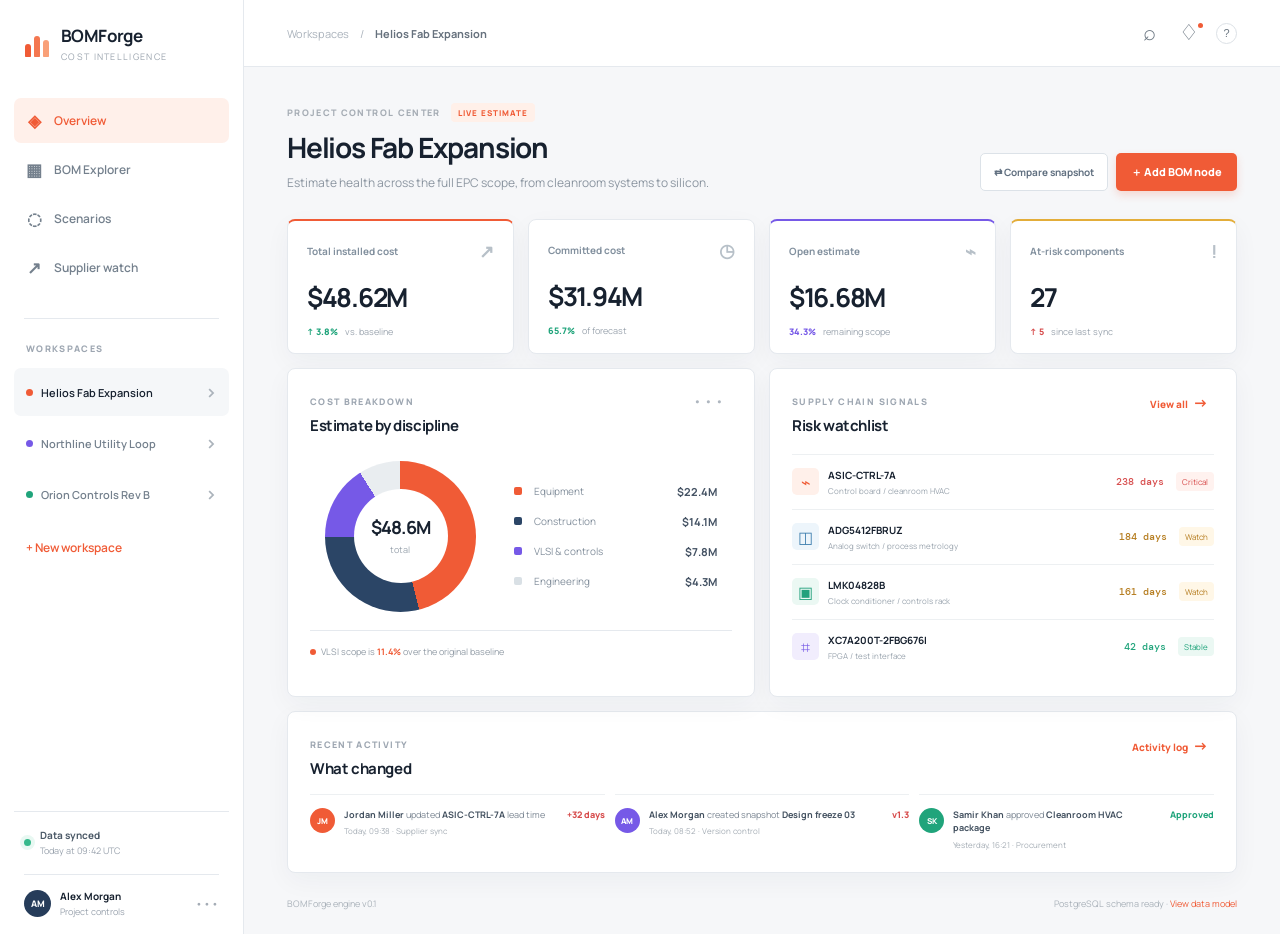
<file: index.html>
<!doctype html>
<html lang="en">
  <head>
    <meta charset="utf-8" />
    <meta name="viewport" content="width=device-width, initial-scale=1" />
    <meta name="description" content="BOMForge EPC and VLSI cost intelligence workspace" />
    <title>BOMForge — Cost intelligence for complex builds</title>
    <link rel="preconnect" href="https://fonts.googleapis.com" />
    <link rel="preconnect" href="https://fonts.gstatic.com" crossorigin />
    <link href="https://fonts.googleapis.com/css2?family=DM+Mono:wght@400;500&family=Manrope:wght@400;500;600;700;800&display=swap" rel="stylesheet" />
    <link rel="stylesheet" href="styles.css" />
    <link rel="stylesheet" href="mobile.css" />
  </head>
  <body>
    <div class="app-shell">
      <aside class="sidebar">
        <div class="brand-lockup">
          <div class="brand-mark" aria-hidden="true"><span></span><span></span><span></span></div>
          <div><strong>BOMForge</strong><small>cost intelligence</small></div>
        </div>

        <nav class="primary-nav" aria-label="Primary navigation">
          <button class="nav-item active" data-view="overview"><span class="nav-icon">◈</span>Overview</button>
          <button class="nav-item" data-view="bom"><span class="nav-icon">▦</span>BOM Explorer</button>
          <button class="nav-item" data-view="scenarios"><span class="nav-icon">◌</span>Scenarios</button>
          <button class="nav-item" data-view="suppliers"><span class="nav-icon">↗</span>Supplier watch</button>
        </nav>

        <div class="sidebar-divider"></div>
        <div class="sidebar-label">WORKSPACES</div>
        <button class="workspace-item selected" data-workspace="Helios Fab Expansion"><span class="workspace-dot orange"></span>Helios Fab Expansion<span class="chevron">›</span></button>
        <button class="workspace-item" data-workspace="Northline Utility Loop"><span class="workspace-dot violet"></span>Northline Utility Loop<span class="chevron">›</span></button>
        <button class="workspace-item" data-workspace="Orion Controls Rev B"><span class="workspace-dot green"></span>Orion Controls Rev B<span class="chevron">›</span></button>
        <button class="new-workspace">+ New workspace</button>

        <div class="sidebar-footer">
          <div class="sync-status"><span class="pulse"></span><span><strong>Data synced</strong><small>Today at 09:42 UTC</small></span></div>
          <div class="user-chip"><span class="avatar">AM</span><span><strong>Alex Morgan</strong><small>Project controls</small></span><span class="more">•••</span></div>
        </div>
      </aside>

      <main class="main-content">
        <header class="topbar">
          <div class="breadcrumb"><span>Workspaces</span><span>/</span><strong>Helios Fab Expansion</strong></div>
          <div class="topbar-actions"><button class="icon-button" aria-label="Search">⌕</button><button class="icon-button" aria-label="Notifications">♢<i></i></button><button class="help-button">?</button></div>
        </header>

        <div class="mobile-toolbar">
          <nav class="mobile-tabs" aria-label="Mobile navigation">
            <button class="mobile-tab active" data-view="overview">Overview</button>
            <button class="mobile-tab" data-view="bom">BOM Explorer</button>
            <button class="mobile-tab" data-view="scenarios">Scenarios</button>
            <button class="mobile-tab" data-view="suppliers">Supplier watch</button>
          </nav>
          <select class="mobile-workspace" id="mobile-workspace" aria-label="Select workspace">
            <option value="Helios Fab Expansion">Helios Fab Expansion</option>
            <option value="Northline Utility Loop">Northline Utility Loop</option>
            <option value="Orion Controls Rev B">Orion Controls Rev B</option>
          </select>
        </div>

        <div class="content-wrap">
          <section class="page-header">
            <div><div class="eyebrow">PROJECT CONTROL CENTER <span class="status-tag">LIVE ESTIMATE</span></div><h1 id="page-title">Helios Fab Expansion</h1><p>Estimate health across the full EPC scope, from cleanroom systems to silicon.</p></div>
            <div class="header-actions"><button class="secondary-button" id="compare-btn">⇄ Compare snapshot</button><button class="primary-button" id="add-node-btn">＋ Add BOM node</button></div>
          </section>

          <div class="view-panel" data-panel="overview">
            <section class="metric-grid">
              <article class="metric-card accent-orange"><div class="metric-top"><span>Total installed cost</span><span class="metric-icon">↗</span></div><strong>$48.62M</strong><div class="metric-bottom"><span class="trend positive">↑ 3.8%</span><span>vs. baseline</span></div></article>
              <article class="metric-card"><div class="metric-top"><span>Committed cost</span><span class="metric-icon">◷</span></div><strong>$31.94M</strong><div class="metric-bottom"><span class="trend positive">65.7%</span><span>of forecast</span></div></article>
              <article class="metric-card accent-violet"><div class="metric-top"><span>Open estimate</span><span class="metric-icon">⌁</span></div><strong>$16.68M</strong><div class="metric-bottom"><span class="trend neutral">34.3%</span><span>remaining scope</span></div></article>
              <article class="metric-card alert-card"><div class="metric-top"><span>At-risk components</span><span class="metric-icon">!</span></div><strong>27</strong><div class="metric-bottom"><span class="trend negative">↑ 5</span><span>since last sync</span></div></article>
            </section>

            <section class="dashboard-grid">
              <article class="panel cost-panel"><div class="panel-heading"><div><span class="panel-kicker">COST BREAKDOWN</span><h2>Estimate by discipline</h2></div><button class="more-button">•••</button></div><div class="cost-layout"><div class="donut" aria-label="Cost breakdown chart"><div class="donut-center"><strong>$48.6M</strong><span>total</span></div></div><div class="legend"><div><span class="legend-swatch orange"></span><span>Equipment</span><strong>$22.4M</strong></div><div><span class="legend-swatch navy"></span><span>Construction</span><strong>$14.1M</strong></div><div><span class="legend-swatch violet"></span><span>VLSI &amp; controls</span><strong>$7.8M</strong></div><div><span class="legend-swatch pale"></span><span>Engineering</span><strong>$4.3M</strong></div></div></div><div class="panel-footnote"><span class="mini-dot"></span>VLSI scope is <strong>11.4%</strong> over the original baseline</div></article>

              <article class="panel risk-panel"><div class="panel-heading"><div><span class="panel-kicker">SUPPLY CHAIN SIGNALS</span><h2>Risk watchlist</h2></div><button class="text-button" id="view-risk-btn">View all <span>→</span></button></div><div class="risk-list"><div class="risk-row"><div class="risk-part"><span class="part-icon chip">⌁</span><span><strong>ASIC-CTRL-7A</strong><small>Control board / cleanroom HVAC</small></span></div><span class="risk-value danger">238 days</span><span class="risk-badge danger">Critical</span></div><div class="risk-row"><div class="risk-part"><span class="part-icon chip blue">◫</span><span><strong>ADG5412FBRUZ</strong><small>Analog switch / process metrology</small></span></div><span class="risk-value warning">184 days</span><span class="risk-badge warning">Watch</span></div><div class="risk-row"><div class="risk-part"><span class="part-icon chip green">▣</span><span><strong>LMK04828B</strong><small>Clock conditioner / controls rack</small></span></div><span class="risk-value warning">161 days</span><span class="risk-badge warning">Watch</span></div><div class="risk-row"><div class="risk-part"><span class="part-icon chip purple">⌗</span><span><strong>XC7A200T-2FBG676I</strong><small>FPGA / test interface</small></span></div><span class="risk-value safe">42 days</span><span class="risk-badge safe">Stable</span></div></div></article>
            </section>

            <section class="panel activity-panel"><div class="panel-heading"><div><span class="panel-kicker">RECENT ACTIVITY</span><h2>What changed</h2></div><button class="text-button">Activity log <span>→</span></button></div><div class="activity-list"><div class="activity-item"><span class="activity-avatar orange-bg">JM</span><div><p><strong>Jordan Miller</strong> updated <strong>ASIC-CTRL-7A</strong> lead time</p><small>Today, 09:38 · Supplier sync</small></div><span class="activity-change">+32 days</span></div><div class="activity-item"><span class="activity-avatar violet-bg">AM</span><div><p><strong>Alex Morgan</strong> created snapshot <strong>Design freeze 03</strong></p><small>Today, 08:52 · Version control</small></div><span class="activity-change neutral">v1.3</span></div><div class="activity-item"><span class="activity-avatar green-bg">SK</span><div><p><strong>Samir Khan</strong> approved <strong>Cleanroom HVAC package</strong></p><small>Yesterday, 16:21 · Procurement</small></div><span class="activity-change positive">Approved</span></div></div></section>
          </div>

          <div class="view-panel hidden" data-panel="bom"><section class="panel bom-panel"><div class="panel-heading bom-heading"><div><span class="panel-kicker">ENGINEERING BOM · 10,248 NODES</span><h2>BOM Explorer</h2></div><div class="grid-actions"><button class="secondary-button" id="expand-btn">Expand all</button><button class="secondary-button" id="export-btn">Export CSV</button></div></div><div class="table-toolbar"><div class="search-box"><span>⌕</span><input id="bom-search" placeholder="Search nodes, MPNs, disciplines..." /></div><div class="filter-group"><button class="filter-button active-filter">All nodes <span>10,248</span></button><button class="filter-button" data-filter="risk">At risk <span>27</span></button><button class="filter-button" data-filter="vlsi">VLSI <span>412</span></button></div></div><div class="table-wrap"><table id="bom-table"><thead><tr><th>Node / description</th><th>Type</th><th>Qty</th><th>Unit cost</th><th>Extended</th><th>Lead time</th><th>Status</th></tr></thead><tbody></tbody></table></div><div class="table-footer"><span>Showing <strong id="row-count">8</strong> of 10,248 nodes</span><span class="pagination"><button>‹</button><strong>1</strong><button>2</button><button>3</button><button>…</button><button>1,281</button><button>›</button></span></div></section></div>

          <div class="view-panel hidden" data-panel="scenarios"><section class="empty-state panel"><span class="empty-icon">◌</span><span class="panel-kicker">WHAT-IF MODELING</span><h2>Scenario lab</h2><p>Compare location factors, escalation curves, and supply-chain assumptions against the current estimate.</p><button class="primary-button" id="create-scenario-btn">＋ Create scenario</button></section></div>
          <div class="view-panel hidden" data-panel="suppliers"><section class="empty-state panel"><span class="empty-icon">↗</span><span class="panel-kicker">LIVE COMPONENT TRACKING</span><h2>Supplier watch</h2><p>Supplier intelligence will surface MPN pricing, lead times, stock, and lifecycle risk in one place.</p><button class="primary-button" id="sync-btn">↻ Run supplier sync</button></section></div>

          <footer class="page-footer"><span>BOMForge engine v0.1</span><span>PostgreSQL schema ready · <button id="schema-btn">View data model</button></span></footer>
        </div>
      </main>
    </div>
    <div class="toast" id="toast" role="status"></div>
    <div class="modal-backdrop hidden" id="modal"><div class="modal"><button class="modal-close" id="modal-close">×</button><span class="panel-kicker">DATABASE ARCHITECTURE</span><h2>Recursive BOM schema</h2><p>Materialized paths provide fast subtree reads while a closure table keeps roll-ups and ancestor queries predictable.</p><pre>projects → bom_nodes → bom_closure
                     ↘ cost_models
                     ↘ project_factors
                     ↘ vlsi_supply_snapshots</pre><button class="primary-button" id="modal-action">Open schema file</button></div></div>
    <script src="app.js"></script>
  </body>
</html>
</file>
<file: styles.css>
:root{--ink:#17212f;--muted:#75808d;--line:#e5e9ee;--surface:#fff;--canvas:#f6f7f9;--orange:#f05b36;--orange-light:#fff0ea;--navy:#2b4566;--violet:#7659e7;--green:#20a47b;--red:#d74d4d;--shadow:0 8px 26px rgba(28,41,58,.045)}*{box-sizing:border-box}body{margin:0;background:var(--canvas);color:var(--ink);font-family:Manrope,Arial,sans-serif;font-size:13px}.app-shell{display:flex;min-height:100vh}.sidebar{width:244px;background:#fff;border-right:1px solid var(--line);padding:24px 14px 16px;display:flex;flex-direction:column}.brand-lockup{display:flex;align-items:center;gap:10px;padding:0 11px 35px}.brand-lockup strong{display:block;font-size:17px;letter-spacing:-.6px}.brand-lockup small{display:block;color:#9ca5af;font-size:9px;letter-spacing:1.3px;text-transform:uppercase;margin-top:3px}.brand-mark{width:26px;height:26px;display:flex;align-items:flex-end;gap:3px}.brand-mark span{display:block;width:6px;background:var(--orange);border-radius:4px 4px 1px 1px}.brand-mark span:nth-child(1){height:13px}.brand-mark span:nth-child(2){height:21px;background:#f47750}.brand-mark span:nth-child(3){height:17px;background:#f9a078}.primary-nav{display:grid;gap:4px}.nav-item,.workspace-item,.new-workspace{border:0;background:transparent;color:#74808d;text-align:left;font:600 12px Manrope;padding:11px 12px;border-radius:7px;cursor:pointer}.nav-item{display:flex;align-items:center;gap:12px}.nav-item:hover,.workspace-item:hover{background:#f8f8fa}.nav-item.active{background:var(--orange-light);color:var(--orange)}.nav-icon{font-size:17px;width:16px;text-align:center}.sidebar-divider{height:1px;background:var(--line);margin:28px 10px 23px}.sidebar-label,.panel-kicker,.eyebrow{font-size:9px;font-weight:800;letter-spacing:1.35px;color:#9da6b1}.sidebar-label{padding:0 12px 13px}.workspace-item{width:100%;display:flex;align-items:center;gap:8px;font-size:11px;margin-bottom:3px}.workspace-item.selected{background:#f5f7f9;color:var(--ink)}.workspace-dot{width:7px;height:7px;border-radius:50%;display:inline-block}.orange{background:var(--orange)}.violet{background:var(--violet)}.green{background:var(--green)}.chevron{font-size:19px;margin-left:auto;color:#abb3bb}.new-workspace{color:var(--orange);margin-top:7px}.sidebar-footer{margin-top:auto;padding:16px 10px 0;border-top:1px solid var(--line)}.sync-status,.user-chip{display:flex;align-items:center;gap:9px}.sync-status{padding-bottom:17px;color:#4b5967}.sync-status strong,.user-chip strong{font-size:10px;display:block}.sync-status small,.user-chip small{color:#9aa3ae;font-size:9px;display:block;margin-top:2px}.pulse{width:7px;height:7px;border-radius:50%;background:#35b98b;box-shadow:0 0 0 4px #e8f8f2}.user-chip{border-top:1px solid var(--line);padding-top:14px}.avatar{width:27px;height:27px;border-radius:50%;background:#263c5a;color:white;display:grid;place-items:center;font-size:9px;font-weight:800}.more{margin-left:auto;color:#a4acb5;font-size:12px}.main-content{min-width:0;flex:1}.topbar{height:67px;background:#fff;border-bottom:1px solid var(--line);display:flex;align-items:center;justify-content:space-between;padding:0 43px}.breadcrumb{display:flex;gap:11px;align-items:center;color:#abb3bc;font-size:11px}.breadcrumb strong{color:#66717d;font-weight:700}.topbar-actions{display:flex;gap:11px;align-items:center}.icon-button,.help-button{border:0;background:transparent;color:#6d7883;font-size:22px;cursor:pointer;position:relative}.icon-button i{position:absolute;width:5px;height:5px;background:var(--orange);border-radius:50%;top:4px;right:2px}.help-button{border:1px solid #dce1e6;border-radius:50%;font-size:11px;width:21px;height:21px}.content-wrap{max-width:1400px;margin:0 auto;padding:36px 43px 24px}.page-header{display:flex;justify-content:space-between;align-items:flex-end;margin-bottom:28px}.eyebrow{display:flex;align-items:center;gap:10px;margin-bottom:9px;color:#a6adb5}.status-tag{background:#fff0e9;color:var(--orange);padding:4px 7px;border-radius:4px;font-size:8px;letter-spacing:1px}.page-header h1{margin:0;font-size:28px;letter-spacing:-1.2px;line-height:1.2}.page-header p{color:#8b95a0;margin:9px 0 0;font-size:12px}.header-actions,.grid-actions{display:flex;gap:8px}.primary-button,.secondary-button,.text-button,.filter-button,.more-button{font-family:Manrope;cursor:pointer}.primary-button{border:0;background:var(--orange);color:#fff;border-radius:5px;padding:11px 15px;font-size:11px;font-weight:800;box-shadow:0 4px 9px rgba(240,91,54,.2)}.secondary-button{border:1px solid #dce2e8;background:#fff;color:#617080;border-radius:5px;padding:10px 13px;font-size:10px;font-weight:700}.secondary-button:hover{border-color:#bbc5ce}.metric-grid{display:grid;grid-template-columns:repeat(4,1fr);gap:14px}.metric-card{background:#fff;border:1px solid var(--line);border-radius:8px;padding:18px 19px 15px;box-shadow:var(--shadow);min-height:132px}.metric-card.accent-orange{border-top:2px solid var(--orange)}.metric-card.accent-violet{border-top:2px solid var(--violet)}.metric-card.alert-card{border-top:2px solid #e3ad39}.metric-top{color:#82909e;font-size:10px;font-weight:700;display:flex;justify-content:space-between;align-items:center}.metric-icon{font-size:18px;color:#b7c0c8}.metric-card strong{display:block;font-size:26px;letter-spacing:-1.3px;margin:16px 0 10px}.metric-bottom{display:flex;gap:7px;align-items:center;color:#9ca5af;font-size:9px}.trend{font-weight:800}.positive{color:var(--green)}.negative{color:var(--red)}.neutral{color:var(--violet)}.dashboard-grid{display:grid;grid-template-columns:1fr 1fr;gap:14px;margin-top:14px}.panel{background:#fff;border:1px solid var(--line);border-radius:8px;box-shadow:var(--shadow)}.cost-panel,.risk-panel,.activity-panel,.bom-panel{padding:22px}.panel-heading{display:flex;justify-content:space-between;align-items:flex-start}.panel-heading h2{font-size:15px;margin:6px 0 0;letter-spacing:-.4px}.more-button{border:0;background:transparent;color:#aeb6bf;letter-spacing:2px}.cost-layout{display:flex;align-items:center;gap:38px;padding:25px 15px 18px}.donut{width:151px;height:151px;border-radius:50%;background:conic-gradient(var(--orange) 0 46%,var(--navy) 46% 75%,var(--violet) 75% 91%,#e9edf0 91%);display:grid;place-items:center;position:relative}.donut:after{content:"";position:absolute;width:94px;height:94px;border-radius:50%;background:white}.donut-center{z-index:1;text-align:center}.donut-center strong{display:block;font-size:18px;letter-spacing:-.8px}.donut-center span{font-size:9px;color:#9aa4ae}.legend{flex:1;display:grid;gap:15px}.legend>div{display:grid;grid-template-columns:12px 1fr auto;align-items:center;gap:8px;color:#84909d;font-size:10px}.legend strong{color:#455364;font-size:11px}.legend-swatch{width:8px;height:8px;border-radius:2px}.legend-swatch.navy{background:var(--navy)}.legend-swatch.violet{background:var(--violet)}.legend-swatch.pale{background:#d9e0e5}.panel-footnote{border-top:1px solid var(--line);padding-top:14px;color:#939da7;font-size:9px}.mini-dot{width:6px;height:6px;background:var(--orange);display:inline-block;border-radius:50%;margin-right:5px}.panel-footnote strong{color:var(--orange)}.text-button{border:0;background:transparent;color:var(--orange);font-size:10px;font-weight:800}.text-button span{font-size:15px;margin-left:3px}.risk-list{margin-top:18px}.risk-row{display:grid;grid-template-columns:1fr auto auto;gap:12px;align-items:center;border-top:1px solid #edf0f2;padding:13px 0}.risk-part{display:flex;align-items:center;gap:9px;min-width:0}.part-icon{width:27px;height:27px;display:grid;place-items:center;border-radius:5px;background:#fff0ea;color:var(--orange);font-size:16px}.part-icon.blue{background:#edf5fb;color:#4080af}.part-icon.green{background:#ebf8f3;color:#22a17c}.part-icon.purple{background:#f1edfd;color:#7659e7}.risk-part strong{display:block;font-size:10px}.risk-part small{display:block;color:#9aa4ae;font-size:8px;margin-top:3px;white-space:nowrap;overflow:hidden;text-overflow:ellipsis}.risk-value{font-family:'DM Mono',monospace;font-size:10px;font-weight:500}.danger{color:var(--red)}.warning{color:#b57c1e}.safe{color:var(--green)}.risk-badge{font-size:8px;border-radius:4px;padding:4px 6px;background:#fff2ef}.risk-badge.warning{background:#fff7e7}.risk-badge.safe{background:#ebf8f3}.activity-panel{margin-top:14px}.activity-list{margin-top:15px;display:grid;grid-template-columns:repeat(3,1fr);gap:10px}.activity-item{display:flex;gap:9px;border-top:1px solid #edf0f2;padding-top:13px;min-width:0}.activity-avatar{width:25px;height:25px;border-radius:50%;display:grid;place-items:center;color:white;font-size:8px;font-weight:800;flex:none}.orange-bg{background:var(--orange)}.violet-bg{background:var(--violet)}.green-bg{background:var(--green)}.activity-item p{margin:0;font-size:9px;color:#7c8793;line-height:1.5}.activity-item p strong{color:#42505f}.activity-item small{display:block;margin-top:4px;font-size:8px;color:#a5adb5}.activity-change{margin-left:auto;color:var(--red);font-size:9px;font-weight:800;white-space:nowrap}.activity-change.positive{color:var(--green)}.bom-panel{min-height:620px}.bom-heading{align-items:center}.table-toolbar{display:flex;justify-content:space-between;align-items:center;margin:25px 0 14px}.search-box{display:flex;align-items:center;gap:8px;width:280px;border:1px solid #dfe4e8;border-radius:5px;padding:9px 11px;color:#9ba5ae}.search-box input{border:0;outline:0;font:10px Manrope;width:100%;color:var(--ink)}.filter-group{display:flex;gap:6px}.filter-button{background:#fff;border:1px solid #e0e5e9;border-radius:4px;color:#788491;padding:8px 10px;font-size:9px}.filter-button span{color:#a1aab3;margin-left:5px}.filter-button.active-filter{background:#f8f1ed;border-color:#f1d4c8;color:var(--orange)}.table-wrap{overflow:auto;border:1px solid #e8ecef;border-radius:5px}table{width:100%;border-collapse:collapse;min-width:800px}th{text-align:left;padding:11px 13px;background:#fafbfc;color:#9da6b0;font-size:9px;letter-spacing:.4px;text-transform:uppercase;font-weight:800}td{padding:13px;border-top:1px solid #eef1f3;font-size:10px;color:#6b7783}td:first-child{color:#273849;font-weight:700}.node-cell{display:flex;align-items:center;gap:8px}.indent{width:15px;border-left:1px solid #ccd5dd;height:18px;display:inline-block;margin-left:9px}.row-type{font-size:8px;color:#88949e;background:#f1f4f6;padding:4px 5px;border-radius:3px}.node-code{font-family:'DM Mono',monospace;font-size:9px;color:#a1aab2;display:block;margin-top:3px;font-weight:400}.status-pill{font-size:8px;padding:4px 7px;border-radius:4px}.status-pill.ok{color:var(--green);background:#ebf8f3}.status-pill.watch{color:#b57c1e;background:#fff7e7}.status-pill.critical{color:var(--red);background:#fff0ed}.table-footer{display:flex;justify-content:space-between;align-items:center;color:#9aa4ae;font-size:9px;padding:14px 2px 0}.pagination{display:flex;gap:5px;align-items:center}.pagination button,.pagination strong{border:0;background:#fff;color:#87929f;border-radius:4px;padding:5px 7px;font-size:9px}.pagination strong{background:var(--orange);color:#fff}.empty-state{min-height:460px;padding:70px;display:flex;flex-direction:column;align-items:center;justify-content:center;text-align:center}.empty-state h2{font-size:22px;margin:10px 0}.empty-state p{max-width:410px;color:#8d98a2;line-height:1.7;font-size:11px;margin:0 0 22px}.empty-icon{font-size:32px;color:var(--orange);margin-bottom:14px}.page-footer{display:flex;justify-content:space-between;color:#aab2ba;font-size:9px;margin-top:24px}.page-footer button{color:var(--orange);border:0;background:none;font:inherit;cursor:pointer;padding:0}.hidden{display:none!important}.toast{position:fixed;bottom:24px;right:24px;background:#202d3c;color:#fff;padding:12px 15px;border-radius:5px;font-size:10px;opacity:0;transform:translateY(10px);transition:.25s;pointer-events:none}.toast.show{opacity:1;transform:translateY(0)}.modal-backdrop{position:fixed;inset:0;background:rgba(16,26,37,.35);display:grid;place-items:center;z-index:10}.modal{width:min(450px,calc(100% - 32px));background:#fff;border-radius:9px;padding:28px;box-shadow:0 20px 60px rgba(16,26,37,.25);position:relative}.modal h2{margin:7px 0;font-size:20px}.modal p{font-size:11px;color:#87929d;line-height:1.6}.modal pre{background:#f6f7f9;padding:15px;border-radius:5px;font:10px 'DM Mono',monospace;color:#445261;line-height:1.8;overflow:auto}.modal-close{position:absolute;right:15px;top:13px;background:none;border:0;font-size:22px;color:#89939d;cursor:pointer}@media(max-width:980px){.sidebar{width:195px}.content-wrap,.topbar{padding-left:25px;padding-right:25px}.metric-grid{grid-template-columns:repeat(2,1fr)}.dashboard-grid{grid-template-columns:1fr}.activity-list{grid-template-columns:1fr}}@media(max-width:650px){.sidebar{display:none}.content-wrap{padding:25px 16px}.topbar{padding:0 16px}.page-header{display:block}.header-actions{margin-top:18px}.metric-grid{grid-template-columns:1fr}.table-toolbar{display:block}.filter-group{margin-top:10px;overflow:auto}.activity-list{grid-template-columns:1fr}.page-header h1{font-size:24px}}
</file>
<file: mobile.css>
.mobile-toolbar{display:none}
@media(max-width:650px){
  .sidebar{display:none}
  .mobile-toolbar{display:block;background:#fff;border-bottom:1px solid var(--line);padding:9px 16px}
  .mobile-tabs{display:flex;gap:6px;overflow:auto;padding-bottom:8px}
  .mobile-tab{border:1px solid #e1e6ea;background:#fff;border-radius:5px;color:#7b8792;white-space:nowrap;padding:8px 10px;font:700 9px Manrope;cursor:pointer}
  .mobile-tab.active{background:var(--orange-light);border-color:#f1d4c8;color:var(--orange)}
  .mobile-workspace{width:100%;border:1px solid #dfe4e8;border-radius:5px;padding:9px 10px;background:#fff;color:#556473;font:10px Manrope;cursor:pointer}
  .content-wrap{padding:25px 16px}
  .topbar{padding:0 16px}
  .page-header{display:block}
  .header-actions{margin-top:18px}
  .metric-grid{grid-template-columns:1fr}
  .table-toolbar{display:block}
  .filter-group{margin-top:10px;overflow:auto}
  .activity-list{grid-template-columns:1fr}
  .page-header h1{font-size:24px}
}
</file>
